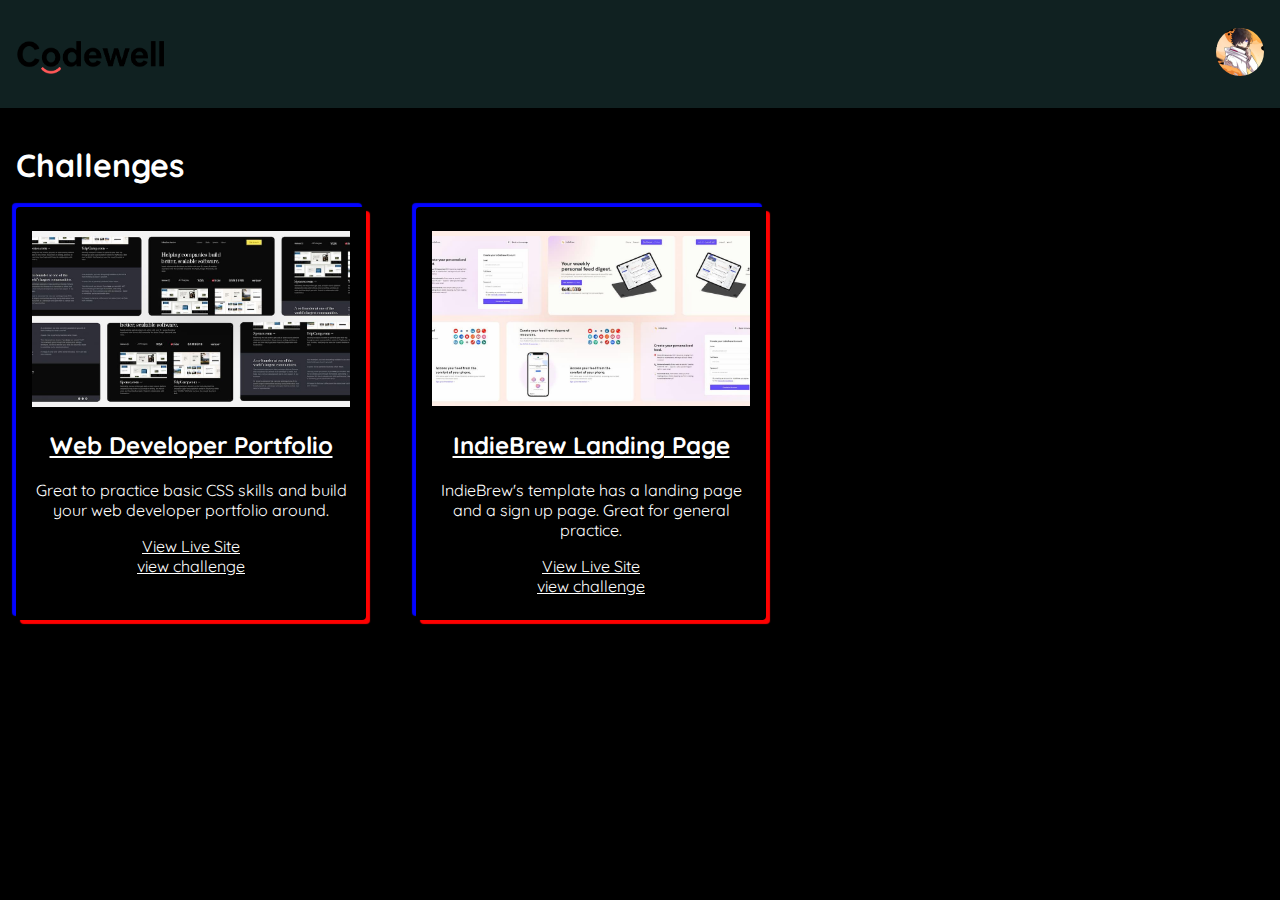
<file: index.html>
<!DOCTYPE html>
<html lang="en">
  <head>
    <meta charset="UTF-8" />
    <meta name="viewport" content="width=device-width, initial-scale=1.0" />
    <!-- Quicksand & Lato font -->
    <link rel="preconnect" href="https://fonts.googleapis.com" />
    <link rel="preconnect" href="https://fonts.gstatic.com" crossorigin />
    <link
      href="https://fonts.googleapis.com/css2?family=Lato&family=Quicksand&display=swap"
      rel="stylesheet"
    />
    <!-- css -->
    <link rel="stylesheet" href="./styles.css" />
    <title>Codewell Challenges</title>
  </head>
  <body>
    <header class="container">
      <img id="logo" src="./assets/codewell-logo.png" alt="Codewell logo" />
      <a href="https://github.com/Kalki2706" rel="noopener noreferrer">
        <img id="profile" src="./assets/72976312.png" alt="Kalki's profile" />
      </a>
    </header>

    <main class="container">
      <h1>Challenges</h1>
      <section class="projects__container">
        <div class="project">
          <img
            class="project__img"
            src="./assets/web-dev-landing-page.jpeg"
            alt="Website Preview"
          />
          <a
            href="./Web-Developer-Portfolio/index.html"
            target="_blank"
            rel="noopener noreferrer"
          >
            <h2>Web Developer Portfolio</h2>
          </a>
          <p>
            Great to practice basic CSS skills and build your web developer
            portfolio around.
          </p>
          <a href="" class="cta--btn">View Live Site</a>
          <a href="">view challenge</a>
        </div>

        <div class="project">
          <img
            class="project__img"
            src="./assets/indiebrew-landing-page.jpeg"
            alt="Website Preview"
          />
          <a
            href="./IndieBrew-Landing-Page/index.html"
            target="_blank"
            rel="noopener noreferrer"
          >
            <h2>IndieBrew Landing Page</h2>
          </a>
          <p>
            IndieBrew's template has a landing page and a sign up page. Great
            for general practice.
          </p>
          <a href="" class="cta--btn">View Live Site</a>
          <a href="">view challenge</a>
        </div>
      </section>
    </main>

    <footer class="container"></footer>
  </body>
</html>
</file>
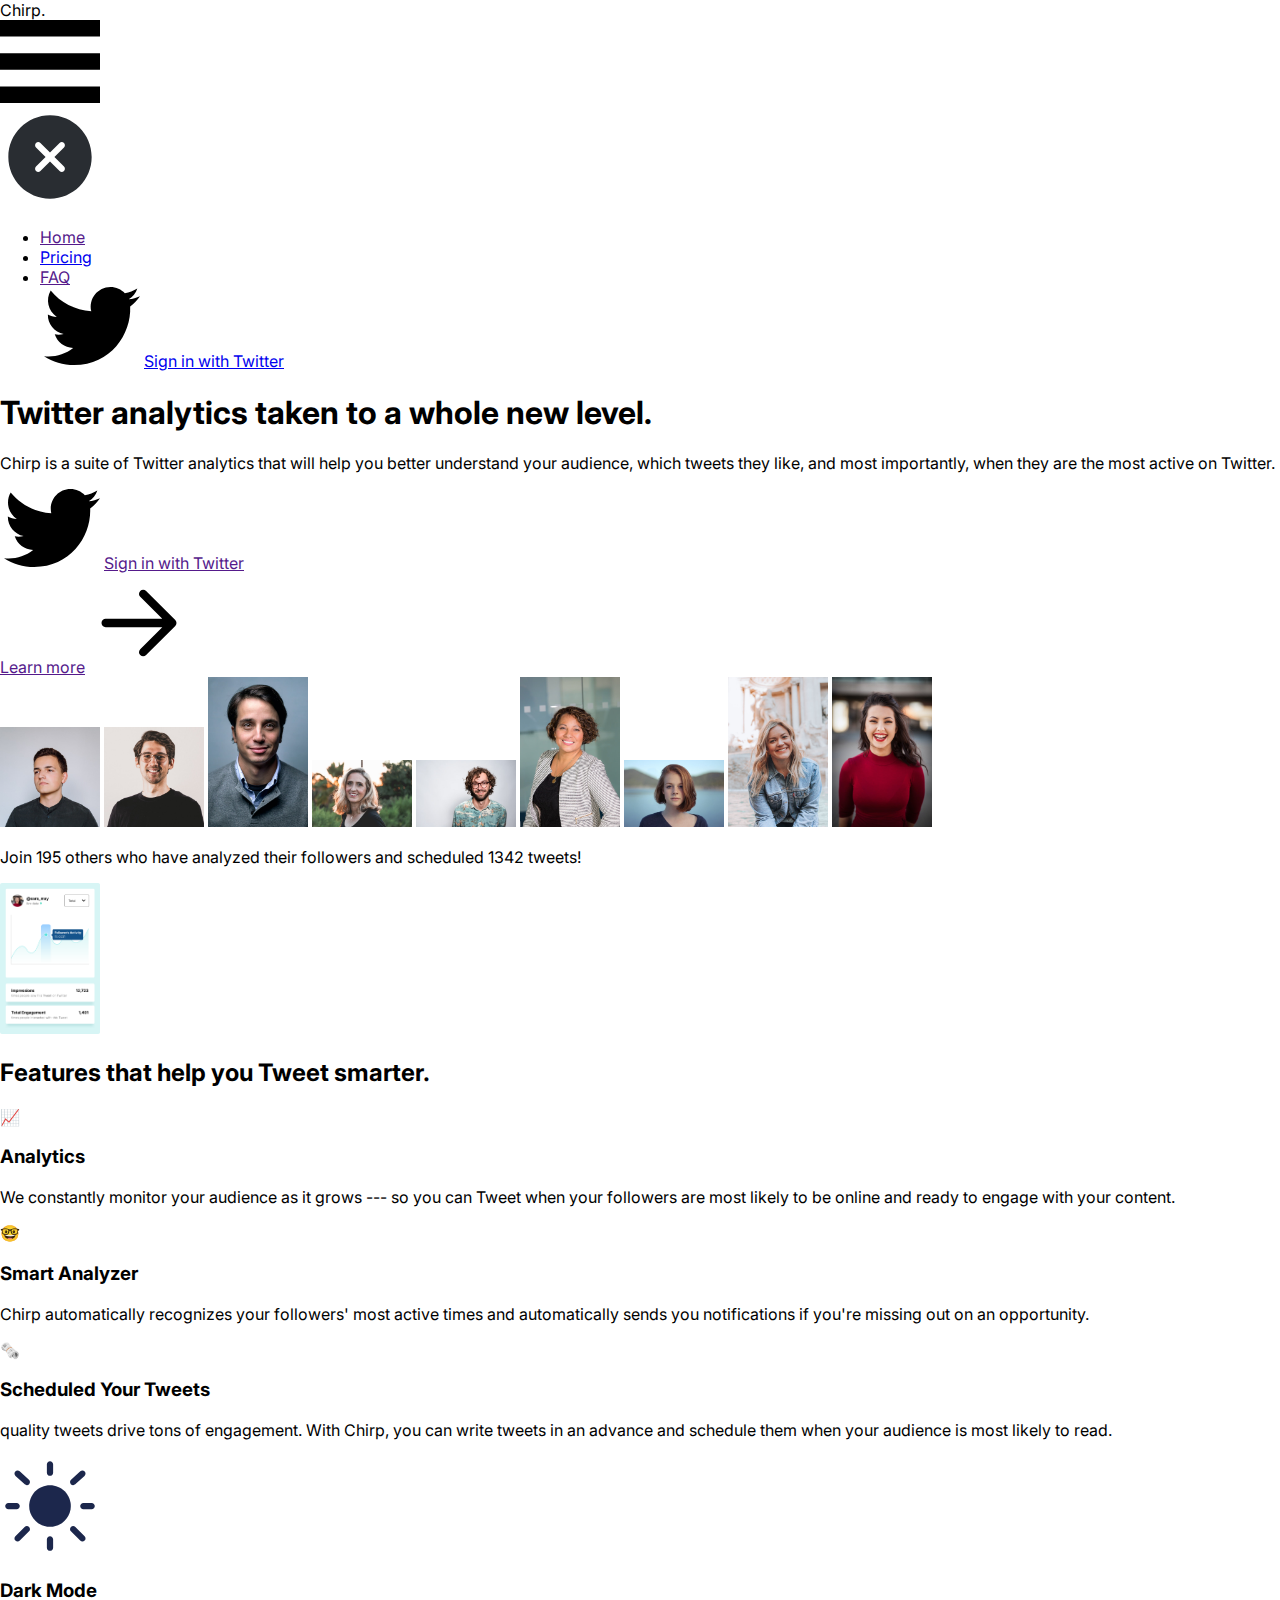
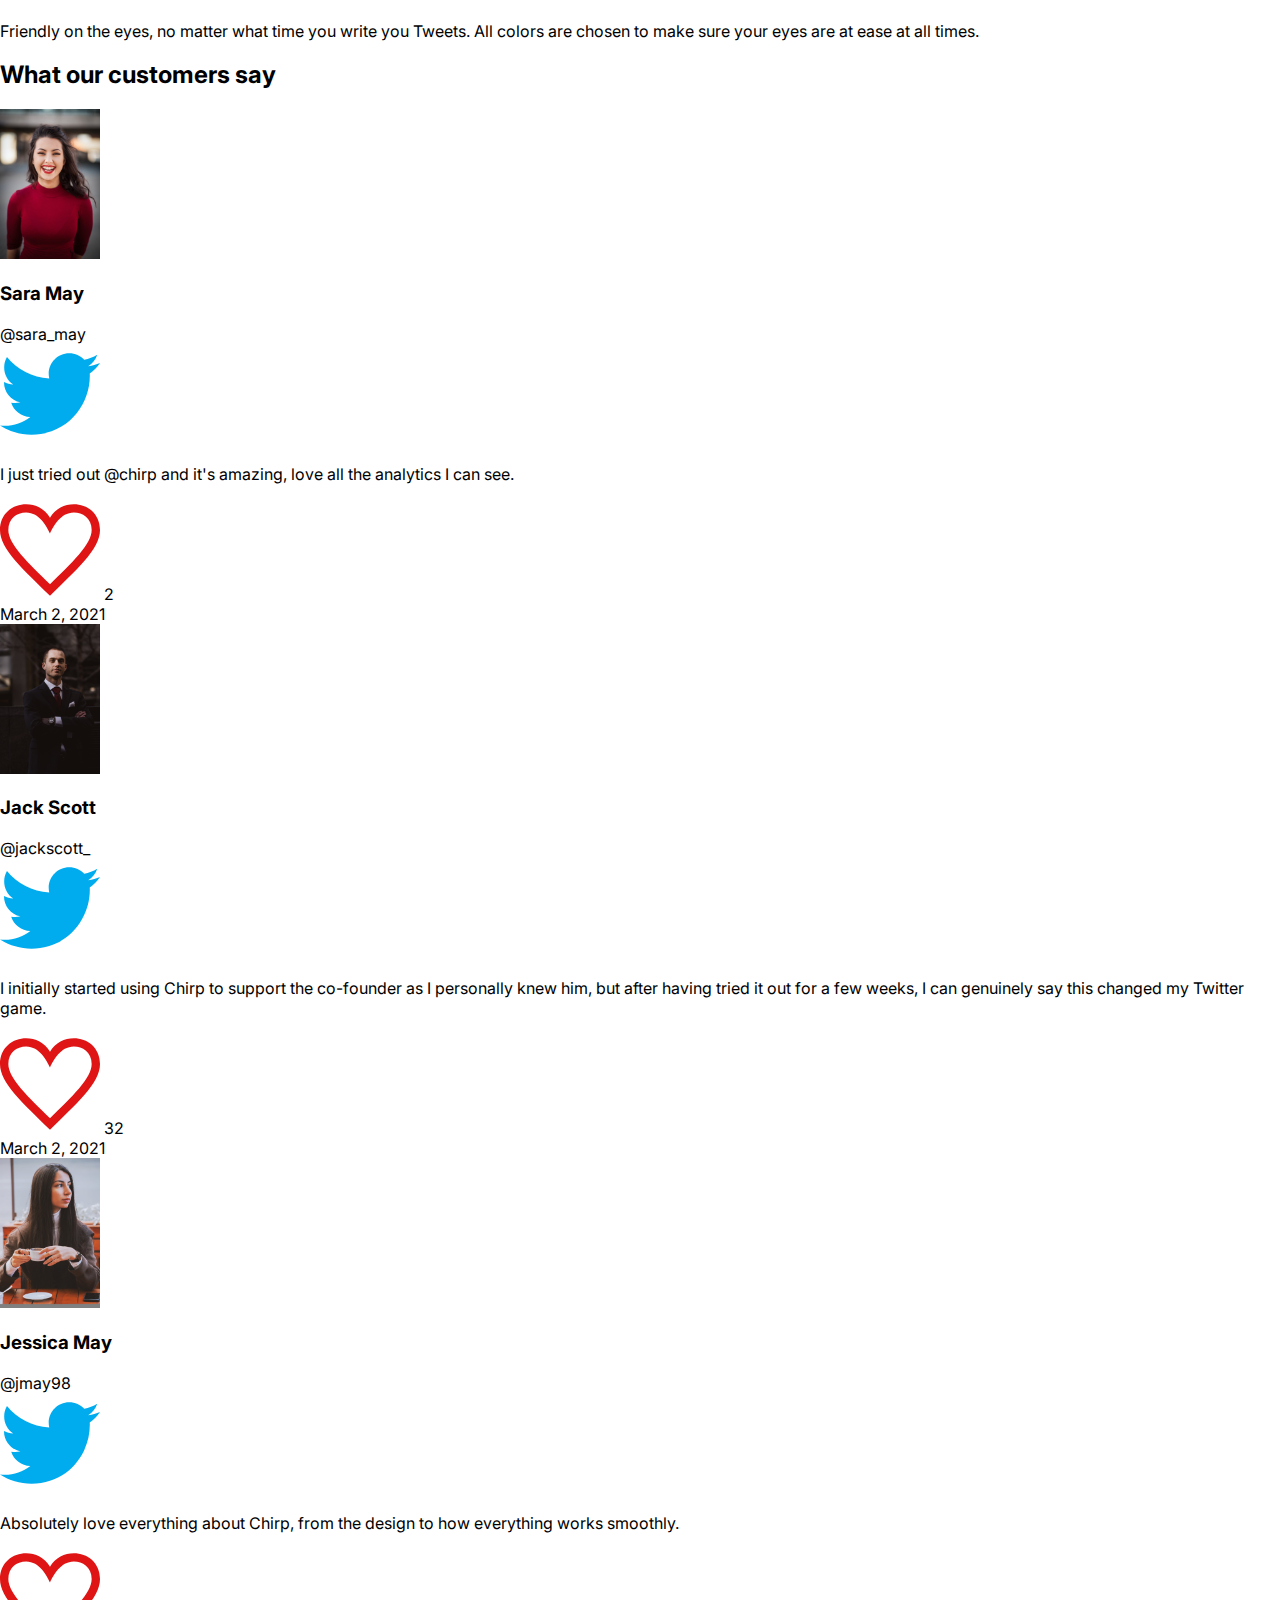
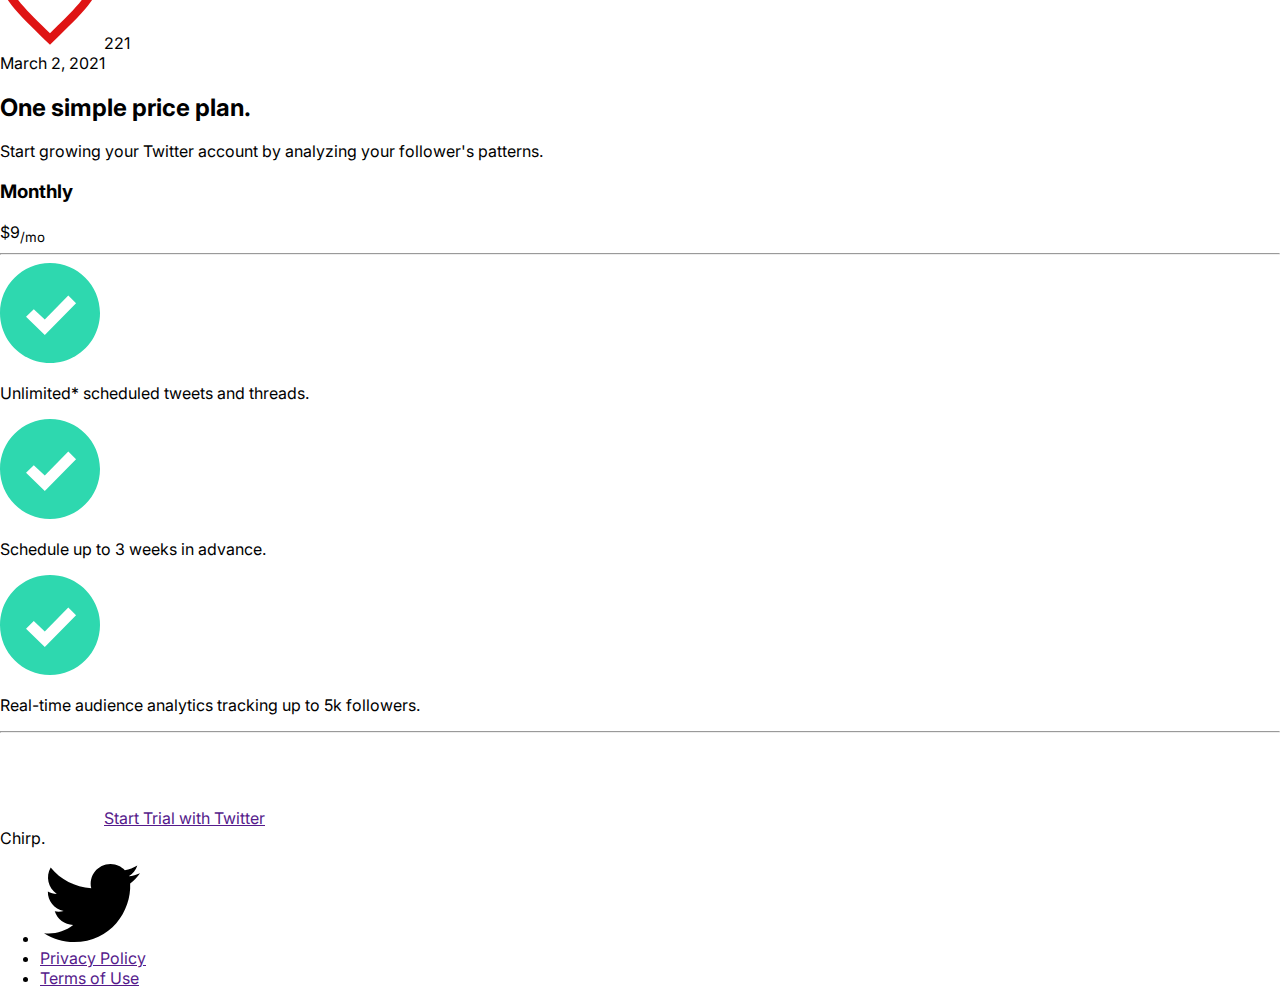
<file: Chirp-Landing-Page/index.html>
<!DOCTYPE html>
<html lang="en">
  <head>
    <meta charset="UTF-8" />
    <meta name="viewport" content="width=device-width, initial-scale=1.0" />
    <!-- FAVICON -->
    <link
      rel="shortcut icon"
      href="./assets/svg/Twitter (Blue).svg"
      type="image/x-icon"
    />
    <!-- FONT FAMILY --- INTER -->
    <link rel="preconnect" href="https://fonts.googleapis.com" />
    <link rel="preconnect" href="https://fonts.gstatic.com" crossorigin />
    <link
      href="https://fonts.googleapis.com/css2?family=Inter:wght@200;300;400;500;600;700;800;900&display=swap"
      rel="stylesheet"
    />
    <!-- STYLESHEET -->
    <link rel="stylesheet" href="./styles.css" />
    <title>Chirp Landing Page</title>
  </head>
  <body>
    <!-- HEADER SECTION -->
    <header>
      <!-- COMPANY LOGO -->
      <div class="company__name">
        <span>Chirp.</span>
      </div>

      <!-- HAMBURGER SVG -->
      <img src="./assets/svg/Hamburger Menu.svg" alt="Hamburger Logo" />

      <!-- NAVBAR -->
      <nav>
        <img src="./assets/svg/close.svg" alt="" />

        <ul>
          <li><a href="">Home</a></li>
          <li><a href="#pricing">Pricing</a></li>
          <li><a href="">FAQ</a></li>
          <a class="cta--btn">
            <img src="./assets/svg/Twitter (Black).svg" alt="Twitter Logo" />
            <a
              href="https://twitter.com/i/flow/login"
              target="_blank"
              rel="noopener noreferrer"
              >Sign in with Twitter</a
            >
          </a>
        </ul>
      </nav>
    </header>

    <!-- MAIN SECTION -->
    <main>
      <!-- HERO SECTION -->
      <section class="hero__section">
        <div class="hero__text">
          <h1>Twitter analytics taken to a whole new level.</h1>
          <p>
            Chirp is a suite of Twitter analytics that will help you better
            understand your audience, which tweets they like, and most
            importantly, when they are the most active on Twitter.
          </p>
          <div class="links">
            <a class="cta--btn">
              <img src="./assets/svg/Twitter (Black).svg" alt="Twitter Logo" />
              <a href="">Sign in with Twitter</a>
            </a>
            <div href="about__us">
              <a class="learn__more" href="">Learn more</a>
              <img src="./assets/svg/Arrow.svg" alt="Right arrow svg" />
            </div>
          </div>

          <!-- USER AVATARS -->
          <div class="user__avatars">
            <img
              src="./assets/user-imgs/alex-suprun-ZHvM3XIOHoE-unsplash-min.jpg"
              alt="User avatar"
            />
            <img
              src="./assets/user-imgs/alexander-hipp-iEEBWgY_6lA-unsplash-min.jpg"
              alt="User avatar"
            />
            <img
              src="./assets/user-imgs/jurica-koletic-7YVZYZeITc8-unsplash-min.jpg"
              alt="User avatar"
            />
            <img
              src="./assets/user-imgs/edward-cisneros-_H6wpor9mjs-unsplash-min.jpg"
              alt="User avatar"
            />
            <img
              src="./assets/user-imgs/christian-buehner-DItYlc26zVI-unsplash-min.jpg"
              alt="User avatar"
            />
            <img
              src="./assets/user-imgs/christina-wocintechchat-com-SJvDxw0azqw-unsplash-min.jpg"
              alt="User avatar"
            />
            <img
              src="./assets/user-imgs/christopher-campbell-rDEOVtE7vOs-unsplash-min.jpg"
              alt="User avatar"
            />
            <img
              src="./assets/user-imgs/courtney-cook-TSZo17r3m0s-unsplash-min.jpg"
              alt="User avatar"
            />
            <img
              src="./assets/user-imgs/michael-dam-mEZ3PoFGs_k-unsplash-min.jpg"
              alt="User avatar"
            />
          </div>
        </div>

        <p class="follower__info">
          Join <span class="number">195</span> others who have analyzed their
          followers and scheduled <span class="number">1342</span> tweets!
        </p>

        <div class="hero__img">
          <img
            srcset="
              ./assets/hero-imgs/hero-img-desktop.png  600w,
              ./assets/hero-imgs/hero-img-tablet.png  1000w,
              ./assets/hero-imgs/hero-img-desktop.png 1200w
            "
            alt="Hero Image"
          />
        </div>
      </section>

      <!-- FEATURES SECTION -->
      <section class="features__section">
        <h2>Features that help you Tweet smarter.</h2>
        <div class="features__container">
          <div class="feature">
            <span>📈</span>
            <h3>Analytics</h3>
            <p>
              We constantly monitor your audience as it grows --- so you can
              Tweet when your followers are most likely to be online and ready
              to engage with your content.
            </p>
          </div>
          <div class="feature">
            <span>🤓</span>
            <h3>Smart Analyzer</h3>
            <p>
              Chirp automatically recognizes your followers' most active times
              and automatically sends you notifications if you're missing out on
              an opportunity.
            </p>
          </div>
          <div class="feature">
            <span>🗞️</span>
            <h3>Scheduled Your Tweets</h3>
            <p>
              quality tweets drive tons of engagement. With Chirp, you can write
              tweets in an advance and schedule them when your audience is most
              likely to read.
            </p>
          </div>
          <div class="feature">
            <img src="./assets/svg/sun.svg" />
            <h3>Dark Mode</h3>
            <p>
              Friendly on the eyes, no matter what time you write you Tweets.
              All colors are chosen to make sure your eyes are at ease at all
              times.
            </p>
          </div>
        </div>
      </section>

      <!-- REVIEW SECTION -->
      <section class="review__section">
        <h2>What our customers say</h2>
        <div class="reviews__container">
          <div class="review">
            <div class="user__info">
              <img
                src="./assets/user-imgs/michael-dam-mEZ3PoFGs_k-unsplash-min.jpg"
                alt="User profile"
                class="user__profile"
              />
              <div class="user__name">
                <h3>Sara May</h3>
                <span class="username">@sara_may</span>
              </div>
              <img
                class="twitter__logo"
                src="./assets/svg/Twitter (Blue).svg"
                alt=""
              />
            </div>
            <p class="user__review">
              I just tried out @chirp and it's amazing, love all the analytics I
              can see.
            </p>
            <div class="date__likes">
              <div class="likes">
                <img src="./assets/svg/Like.svg" alt="Likes" />
                <span class="number__of__likes">2</span>
              </div>
              <div class="date">
                <span>March 2, 2021</span>
              </div>
            </div>
          </div>

          <div class="review">
            <div class="user__info">
              <img
                src="./assets/user-imgs/ali-morshedlou-WMD64tMfc4k-unsplash-min.jpg"
                alt="User profile"
                class="user__profile"
              />
              <div class="user__name">
                <h3>Jack Scott</h3>
                <span class="username">@jackscott_</span>
              </div>
              <img
                class="twitter__logo"
                src="./assets/svg/Twitter (Blue).svg"
                alt=""
              />
            </div>
            <p class="user__review">
              I initially started using Chirp to support the co-founder as I
              personally knew him, but after having tried it out for a few
              weeks, I can genuinely say this changed my Twitter game.
            </p>
            <div class="date__likes">
              <div class="likes">
                <img src="./assets/svg/Like.svg" alt="Likes" />
                <span class="number__of__likes">32</span>
              </div>
              <div class="date">
                <span>March 2, 2021</span>
              </div>
            </div>
          </div>

          <div class="review">
            <div class="user__info">
              <img
                src="./assets/user-imgs/ana-itonishvili-Fyl8sMC2j2Q-unsplash-min.jpg"
                alt="User profile"
                class="user__profile"
              />
              <div class="user__name">
                <h3>Jessica May</h3>
                <span class="username">@jmay98</span>
              </div>
              <img
                class="twitter__logo"
                src="./assets/svg/Twitter (Blue).svg"
                alt=""
              />
            </div>
            <p class="user__review">
              Absolutely love everything about Chirp, from the design to how
              everything works smoothly.
            </p>
            <div class="date__likes">
              <div class="likes">
                <img src="./assets/svg/Like.svg" alt="Likes" />
                <span class="number__of__likes">221</span>
              </div>
              <div class="date">
                <span>March 2, 2021</span>
              </div>
            </div>
          </div>
        </div>
      </section>

      <!-- PRICE SECTION -->
      <section id="pricing" class="price__section">
        <h2>One simple price plan.</h2>
        <p>
          Start growing your Twitter account by analyzing your follower's
          patterns.
        </p>

        <div class="price__container">
          <h3>Monthly</h3>
          <span>$9<sub>/mo</sub></span>
          <hr />
          <div class="benefits">
            <img src="./assets/svg/Checkmark.svg" alt="Checkmark" />
            <p>Unlimited* scheduled tweets and threads.</p>
          </div>
          <div class="benefits">
            <img src="./assets/svg/Checkmark.svg" alt="Checkmark" />
            <p>Schedule up to 3 weeks in advance.</p>
          </div>
          <div class="benefits">
            <img src="./assets/svg/Checkmark.svg" alt="Checkmark" />
            <p>Real-time audience analytics tracking up to 5k followers.</p>
          </div>
          <hr />
          <a class="price--cta--btn cta--btn">
            <img src="./assets/svg/Twitter.svg" alt="Tweeter Logo" />
            <a href="" class="cta__text">Start Trial with Twitter</a>
          </a>
        </div>
      </section>
    </main>

    <!-- FOOTER SECTION -->
    <footer>
      <section class="footer__section">
        <span class="company__name">Chirp.</span>
        <nav class="rights">
          <ul>
            <li>
              <a href="" class="twitter__svg">
                <img
                  src="./assets/svg/Twitter (Black).svg"
                  alt="Twitter Logo"
                />
              </a>
            </li>
            <li><a href="">Privacy Policy</a></li>
            <li><a href="">Terms of Use</a></li>
          </ul>
        </nav>
      </section>
    </footer>
  </body>
</html>
</file>
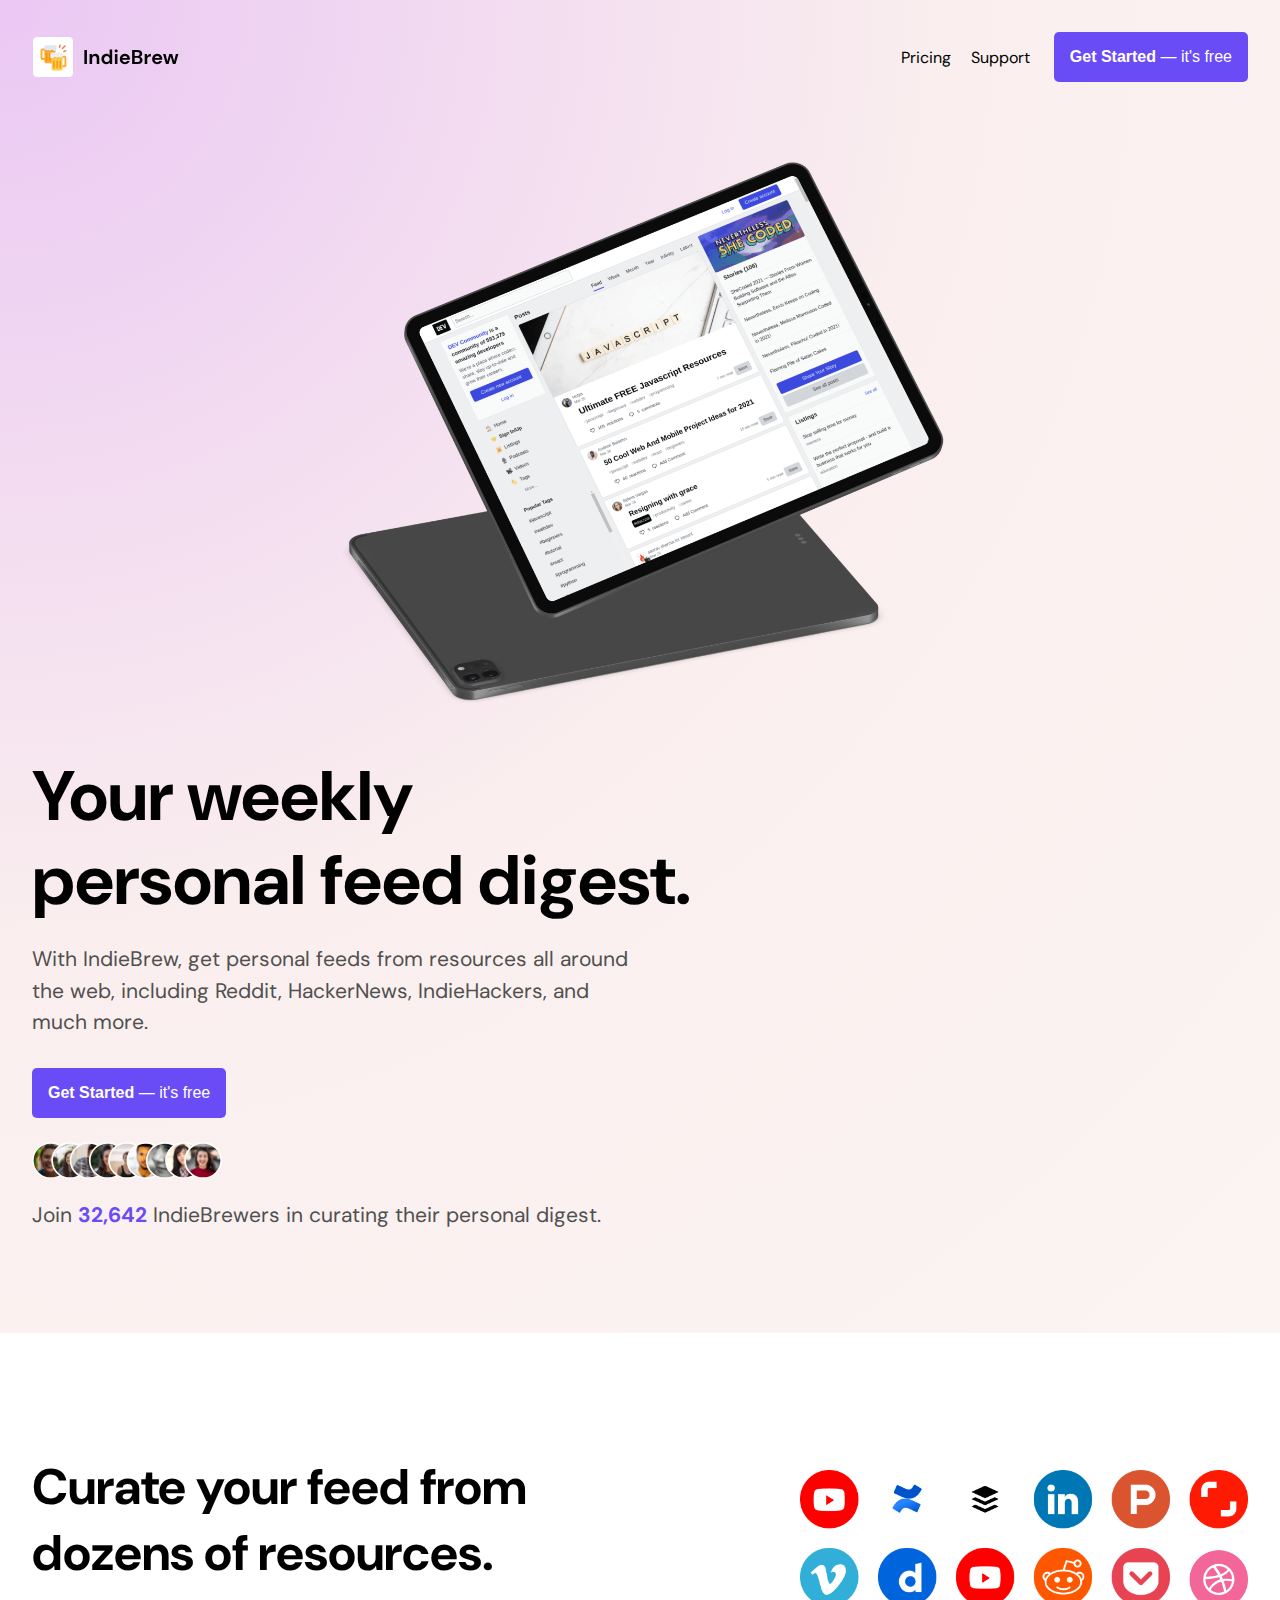
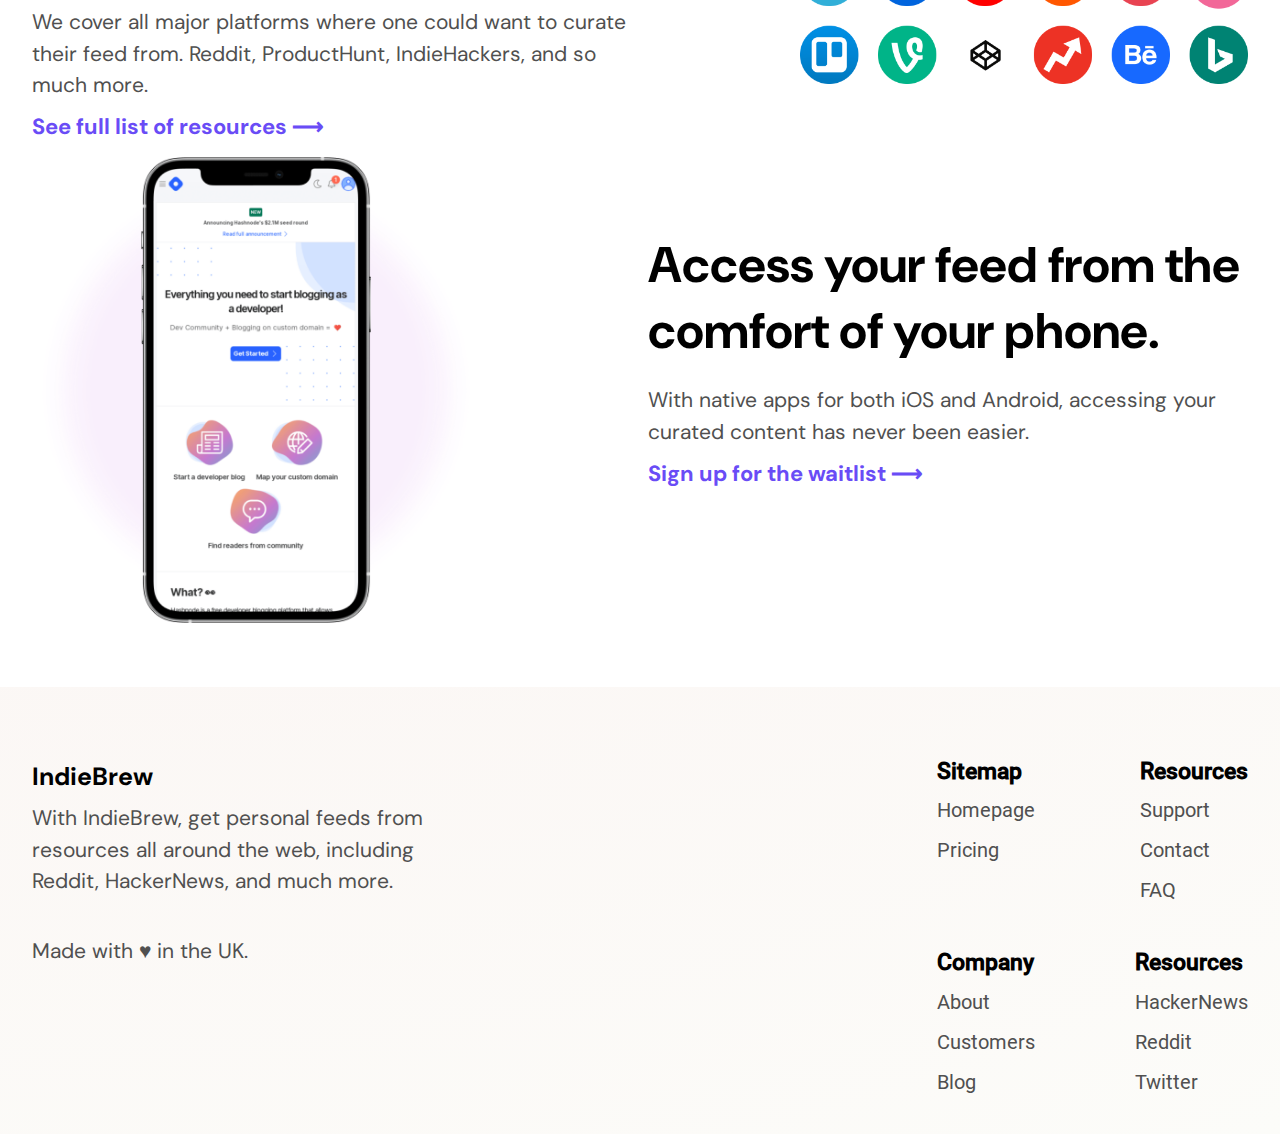
<file: IndieBrew-Landing-Page/index.html>
<!DOCTYPE html>
<html lang="en">
  <head>
    <meta charset="UTF-8" />
    <meta name="viewport" content="width=device-width, initial-scale=1.0" />
    <link rel="shortcut icon" href="./assets/logo.svg" type="image/x-icon" />
    <link rel="stylesheet" href="./src/font.css" />
    <link rel="stylesheet" href="./src/general.css" />
    <link rel="stylesheet" href="./src/styles.css" />
    <title>IndieBrew Landing Page</title>
  </head>
  <body>
    <header class="header align__center container flex">
      <a href="#" class="flex align__center logo__link" target="_self"
        ><img id="logo" src="./assets/logo.svg" alt="Logo"
      /></a>

      <div class="hamburger-menu">
        <img
          class="menu svg cursor__pointer"
          src="./assets/hamburger-menu.svg"
          alt="Menu"
        />
        <img
          class="close svg cursor__pointer"
          src="./assets/close-menu.svg"
          alt="Close"
        />
      </div>

      <nav class="navbar flex column row hide">
        <ul class="flex column align__center row">
          <li><a href="">Pricing</a></li>
          <li><a href="">Support</a></li>
        </ul>

        <button class="cta--btn cursor__pointer" type="button">
          <strong>Get Started</strong> &mdash; <span>it's free</span>
        </button>
      </nav>
    </header>

    <main>
      <section class="container hero__section flex flex__reverse">
        <div class="hero__text">
          <h1 class="black__text">Your weekly personal feed digest.</h1>
          <p>
            With IndieBrew, get personal feeds from resources all around the
            web, including Reddit, HackerNews, IndieHackers, and much more.
          </p>
          <button class="cta--btn cursor__pointer" type="button">
            <strong>Get Started</strong> &mdash; <span>it's free</span>
          </button>

          <img src="./assets/user-avatars.svg" id="user-avatars" alt="Users" />
          <p>
            Join <strong class="clr--purple">32,642</strong> IndieBrewers in
            curating their personal digest.
          </p>
        </div>

        <img
          class="hero__img max__width__img"
          src="./assets/feed-mockup.png"
          alt="Feed Mockup"
        />
      </section>

      <section class="white__bg resources__section">
        <div class="container">
          <section class="social__links flex flex__reverse row">
            <div class="social__links--text">
              <h2 class="black__text">
                Curate your feed from dozens of resources.
              </h2>
              <p class="margin__bottom">
                We cover all major platforms where one could want to curate
                their feed from. Reddit, ProductHunt, IndieHackers, and so much
                more.
              </p>
              <a href="#" class="clr--purple link"
                ><strong>See full list of resources &longrightarrow;</strong>
              </a>
            </div>

            <img
              class="side__images"
              src="./assets/social-media-icons.png"
              alt="Social Media Icons"
            />
          </section>

          <section class="accessibility__section flex column row">
            <img
              class="side__images"
              src="./assets/phone-mockup.png"
              alt="Phone
          Mockup"
            />

            <div class="accessibility__section--text">
              <h2 class="black__text">
                Access your feed from the comfort of your phone.
              </h2>
              <p class="margin__bottom">
                With native apps for both iOS and Android, accessing your
                curated content has never been easier.
              </p>
              <a href="#" class="clr--purple link"
                ><strong>Sign up for the waitlist &longrightarrow;</strong>
              </a>
            </div>
          </section>
        </div>
      </section>
    </main>

    <footer class="footer container flex column row">
      <div class="footer__text--container">
        <div class="footer__text">
          <h3 class="black__text">IndieBrew</h3>
          <p>
            With IndieBrew, get personal feeds from resources all around the
            web, including Reddit, HackerNews, and much more.
          </p>
        </div>

        <p>Made with &hearts; in the UK.</p>
      </div>

      <div class="footer__links">
        <div class="sitemap__resources flex space--between">
          <div class="sitemap">
            <h3 class="black__text">Sitemap</h3>
            <ul>
              <li><a href="#">Homepage</a></li>
              <li><a href="#">Pricing</a></li>
            </ul>
          </div>

          <div class="resources">
            <h3 class="black__text">Resources</h3>
            <ul>
              <li><a href="#">Support</a></li>
              <li><a href="#">Contact</a></li>
              <li><a href="#">FAQ</a></li>
            </ul>
          </div>
        </div>

        <div class="company__resources flex space--between">
          <div class="company">
            <h3 class="black__text">Company</h3>
            <ul>
              <li><a href="#">About</a></li>
              <li><a href="#">Customers</a></li>
              <li><a href="#">Blog</a></li>
            </ul>
          </div>

          <div class="resources">
            <h3 class="black__text">Resources</h3>
            <ul>
              <li><a href="#">HackerNews</a></li>
              <li><a href="#">Reddit</a></li>
              <li><a href="#">Twitter</a></li>
            </ul>
          </div>
        </div>
      </div>
    </footer>

    <script src="./src/main.js"></script>
  </body>
</html>
</file>
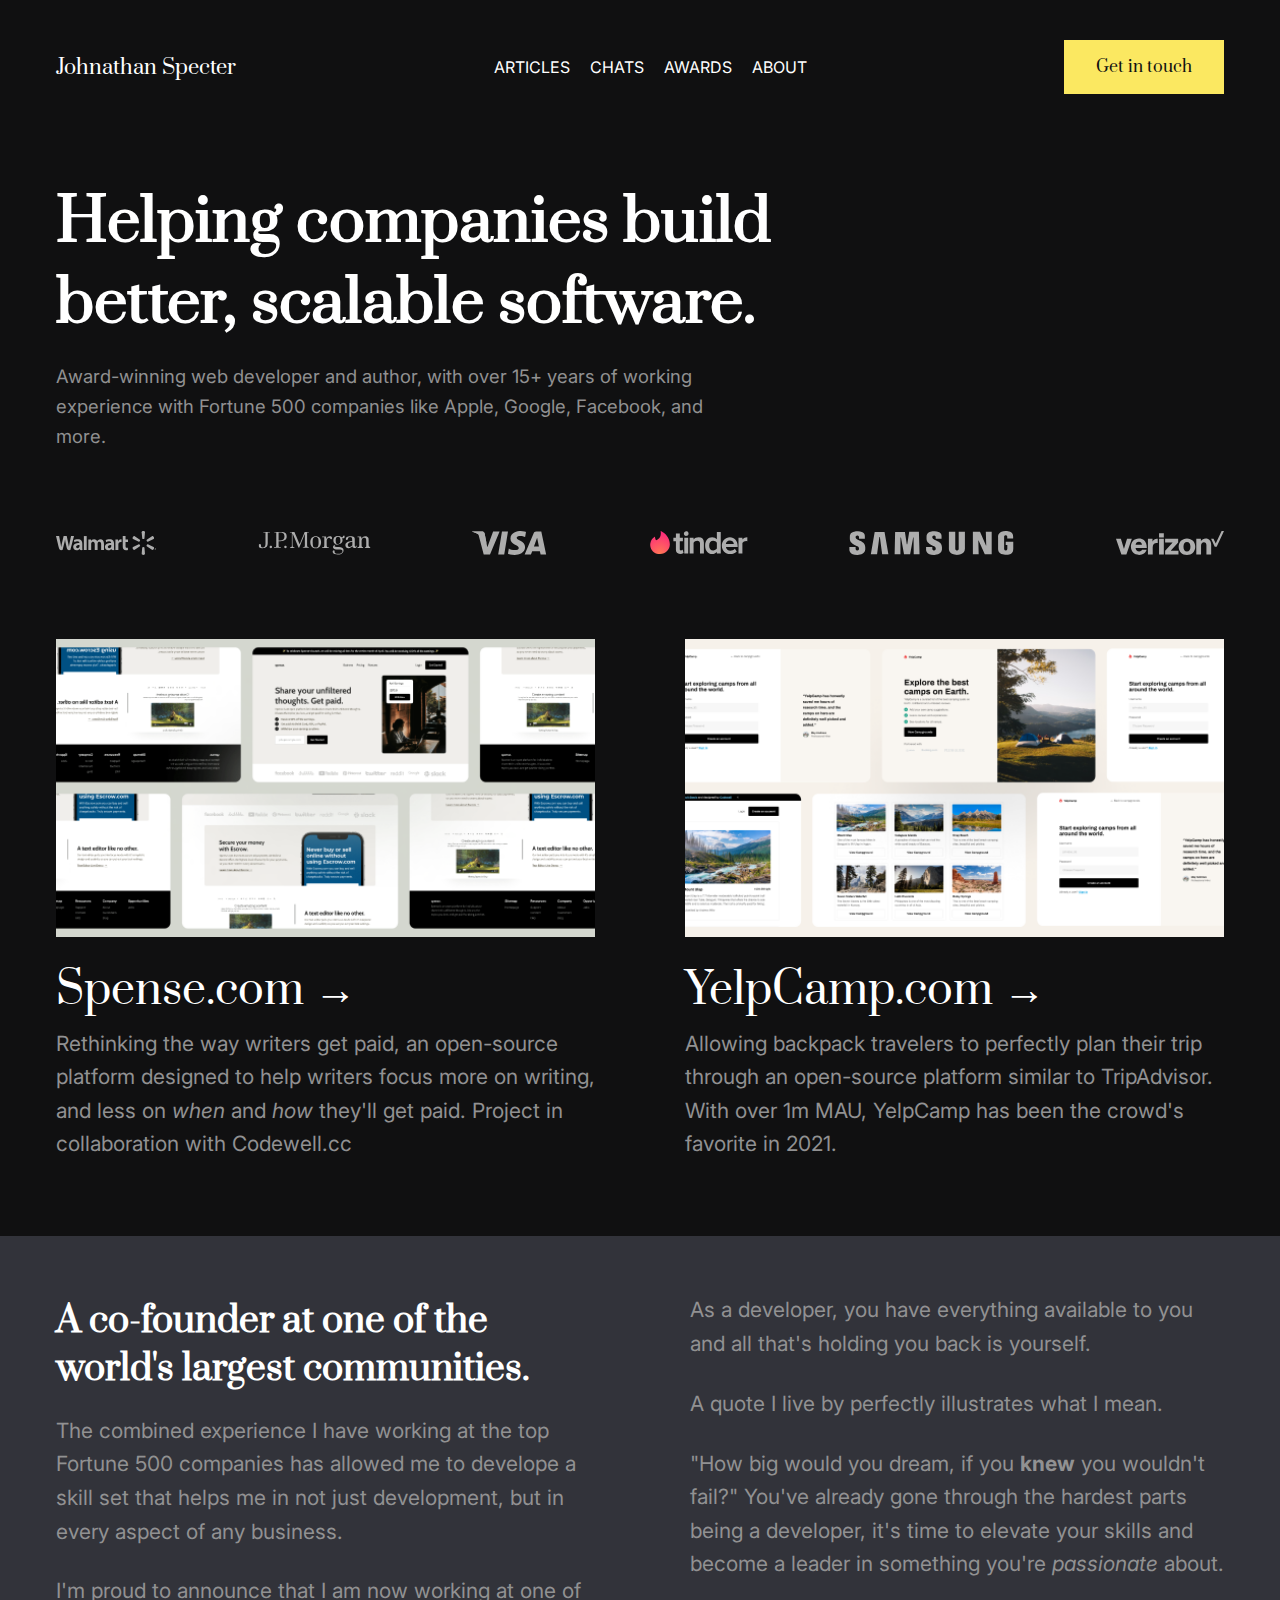
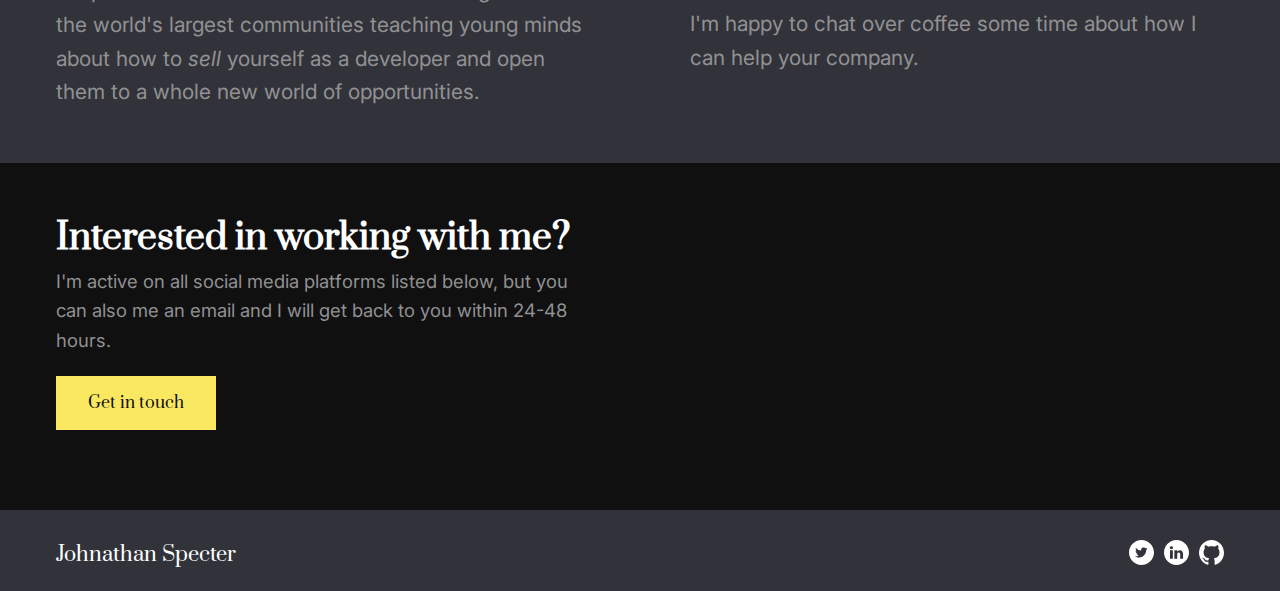
<file: Web-Developer-Portfolio/index.html>
<!DOCTYPE html>
<html lang="en">
  <head>
    <meta charset="UTF-8" />
    <meta name="viewport" content="width=device-width, initial-scale=1.0" />
    <!-- font: Prata & Inter -->
    <link rel="preconnect" href="https://fonts.googleapis.com" />
    <link rel="preconnect" href="https://fonts.gstatic.com" crossorigin />
    <link
      href="https://fonts.googleapis.com/css2?family=Inter&family=Prata&display=swap"
      rel="stylesheet"
    />
    <!-- CSS -->
    <link rel="stylesheet" href="./styles.css" />
    <title>Web Developer Portfolio</title>
  </head>
  <body>
    <header class="container df jcsb aic">
      <span class="logo prata">Johnathan Specter</span>

      <div class="hamburger-menu">
        <img
          src="./assets/hamburger-menu.svg"
          alt="Hamburger"
          class="menu nav__svg"
        />
        <img src="./assets/close-menu.svg" alt="Close" class="close nav__svg" />
      </div>

      <nav class="menu__nav">
        <ul class="df col">
          <li><a class="db" href="">Articles</a></li>
          <li><a class="db" href="">Chats</a></li>
          <li><a class="db" href="">Awards</a></li>
          <li><a class="db" href="">About</a></li>
        </ul>
      </nav>
      <a href="" class="cta--btn hide--btn prata">Get in touch</a>
    </header>

    <main>
      <section class="container hero__section">
        <h1 class="hero__text prata">
          Helping companies build better, scalable software.
        </h1>
        <p id="about">
          Award-winning web developer and author, with over 15+ years of working
          experience with Fortune 500 companies like Apple, Google, Facebook,
          and more.
        </p>

        <nav class="trademarks">
          <ul class="df aic">
            <li>
              <img
                class="trademarks__img"
                src="./assets/logos/Walmart.svg"
                alt="Walmart"
              />
            </li>
            <li>
              <img
                class="trademarks__img"
                src="./assets/logos/JP-Morgan.svg"
                alt="JP-Morgan"
              />
            </li>
            <li>
              <img
                class="trademarks__img"
                src="./assets/logos/Visa.svg"
                alt="Visa"
              />
            </li>
            <li>
              <img
                class="trademarks__img"
                src="./assets/logos/Tinder.svg"
                alt="Tinder"
              />
            </li>
            <li>
              <img
                class="trademarks__img"
                src="./assets/logos/Samsung.svg"
                alt="Samsung"
              />
            </li>
            <li>
              <img
                class="trademarks__img"
                src="./assets/logos/Verizon.svg"
                alt="Verizon"
              />
            </li>
          </ul>
        </nav>

        <section class="projects__container">
          <div class="project">
            <img
              class="project__preview"
              src="./assets/Spense.png"
              alt="Spense"
            />
            <a href="" class="project__name prata db"
              >Spense.com &rightarrow;</a
            >
            <p class="project__description">
              Rethinking the way writers get paid, an open-source platform
              designed to help writers focus more on writing, and less on
              <em>when</em> and <em>how</em> they'll get paid. Project in
              collaboration with Codewell.cc
            </p>
          </div>

          <div class="project">
            <img
              class="project__preview"
              src="./assets/YelpCamp.png"
              alt="YelpCamp"
            />
            <a href="" class="project__name prata db"
              >YelpCamp.com &rightarrow;</a
            >
            <p class="project__description">
              Allowing backpack travelers to perfectly plan their trip through
              an open-source platform similar to TripAdvisor. With over 1m MAU,
              YelpCamp has been the crowd's favorite in 2021.
            </p>
          </div>
        </section>
      </section>

      <section class="about__section gray__bg df">
        <article class="container about__article df col">
          <section class="first__article article">
            <h2 class="prata">
              A co-founder at one of the world's largest communities.
            </h2>
            <p>
              The combined experience I have working at the top Fortune 500
              companies has allowed me to develope a skill set that helps me in
              not just development, but in every aspect of any business.
            </p>
            <p>
              I'm proud to announce that I am now working at one of the world's
              largest communities teaching young minds about how to
              <em>sell</em> yourself as a developer and open them to a whole new
              world of opportunities.
            </p>
          </section>
          <section class="second__article article">
            <p>
              As a developer, you have everything available to you and all
              that's holding you back is yourself.
            </p>
            <p>A quote I live by perfectly illustrates what I mean.</p>
            <p>
              "How big would you dream, if you <strong>knew</strong> you
              wouldn't fail?" You've already gone through the hardest parts
              being a developer, it's time to elevate your skills and become a
              leader in something you're <em>passionate</em> about.
            </p>
            <p>
              I'm happy to chat over coffee some time about how I can help your
              company.
            </p>
          </section>
        </article>
      </section>

      <section class="container contact__section">
        <h2 class="prata">Interested in working with me?</h2>
        <p>
          I'm active on all social media platforms listed below, but you can
          also me an email and I will get back to you within 24-48 hours.
        </p>
        <a href="" class="cta--btn prata">Get in touch</a>
      </section>
    </main>

    <footer class="gray__bg df aic">
      <section class="container footer__section df jcsb aic">
        <span class="logo prata">Johnathan Specter</span>
        <nav class="social_media_links">
          <ul class="df">
            <li>
              <a href="">
                <img
                  class="svg twitter"
                  src="./assets/social-icons/Twitter.svg"
                  alt="Twitter"
                />
              </a>
            </li>
            <li>
              <a href="">
                <img
                  class="svg linkedin"
                  src="./assets/social-icons/LinkedIn.svg"
                  alt="LinkedIn"
                />
              </a>
            </li>
            <li>
              <a href="">
                <img
                  class="svg github"
                  src="./assets/social-icons/Github.svg"
                  alt="GitHub"
                />
              </a>
            </li>
          </ul>
        </nav>
      </section>
    </footer>

    <script>
      const menu = document.querySelector('.menu');
      const close = document.querySelector('.close');
      const nav = document.querySelector('.menu__nav');

      menu.addEventListener('click', () => {
        nav.classList.add('open__nav');
        menu.style.display = 'none';
        close.style.display = 'block';
      });
      close.addEventListener('click', () => {
        nav.classList.remove('open__nav');
        menu.style.display = 'block';
        close.style.display = 'none';
      });
    </script>
  </body>
</html>
</file>
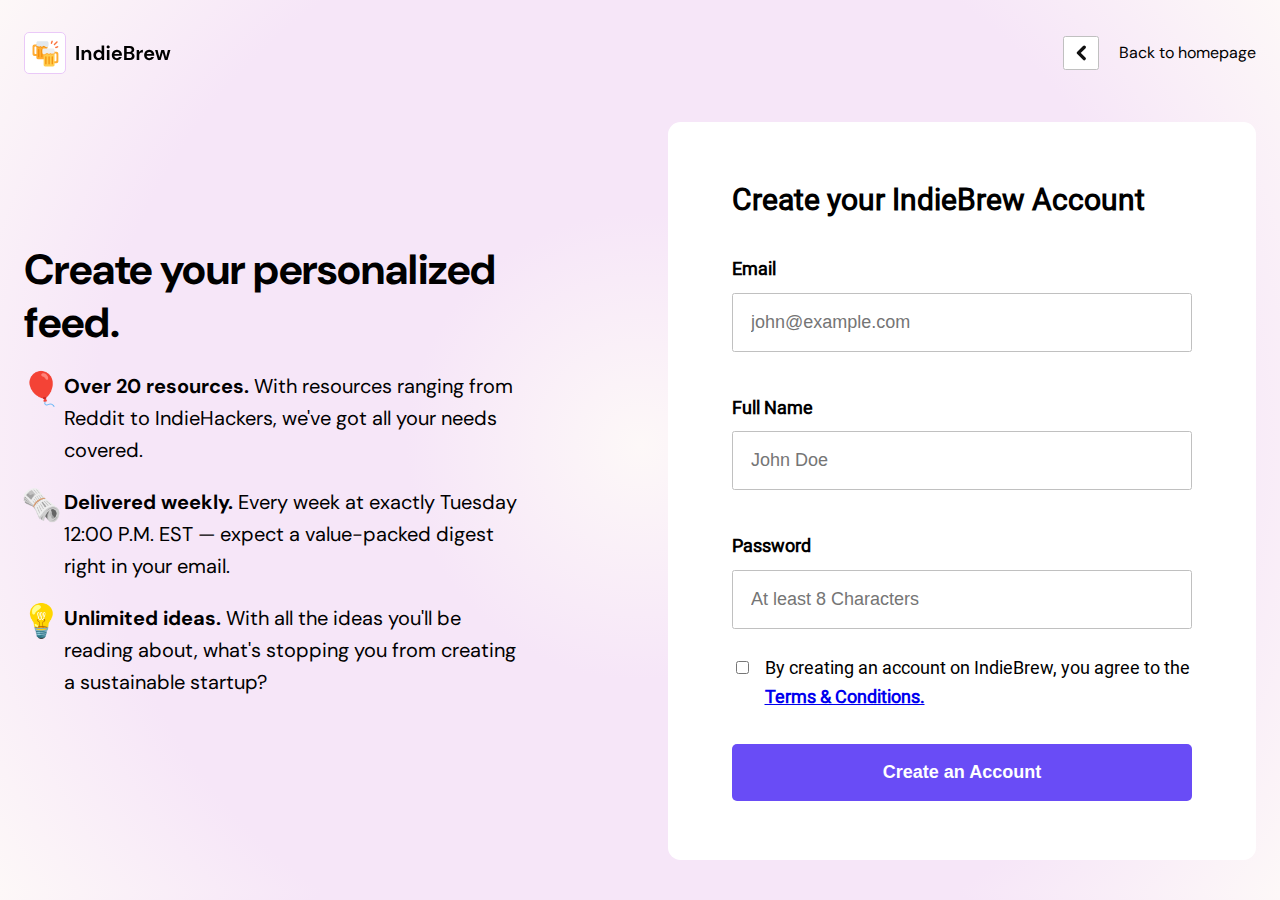
<file: IndieBrew-Landing-Page/sign-up-page/index.html>
<!DOCTYPE html>
<html lang="en">
  <head>
    <meta charset="UTF-8" />
    <meta name="viewport" content="width=device-width, initial-scale=1.0" />
    <meta
      name="description"
      content="A challenge from Codewell website, which helps to practice HTML, CSS & JavaScript by building Landing pages, the Sign up page will check form validation with the help of JavaScript."
    />
    <link rel="shortcut icon" href="../assets/logo.svg" type="image/x-icon" />
    <link rel="stylesheet" href="../src/font.css" />
    <link rel="stylesheet" href="../src/general.css" />
    <link rel="stylesheet" href="./src/styles.css" />
    <title>Sign Up form</title>
  </head>
  <body>
    <header class="container flex align__center">
      <a href="#" class="flex align__center logo__link" target="_self"
        ><img id="logo" src="../assets/logo.svg" alt="Logo"
      /></a>

      <div class="go__back flex align__center">
        <a
          href="../index.html"
          id="go--back"
          class="flex cursor__pointer"
          aria-label="Back to homepage"
        >
          <img src="../assets/black-arrow.svg" alt="" />
        </a>

        <span>Back to homepage</span>
      </div>
    </header>

    <main class="container flex column row align__center">
      <section>
        <h1>Create your personalized feed.</h1>

        <div class="features">
          <p class="emoji balloon">
            <strong>Over 20 resources.</strong> With resources ranging from
            Reddit to IndieHackers, we've got all your needs covered.
          </p>

          <p class="emoji newspaper">
            <strong>Delivered weekly.</strong> Every week at exactly Tuesday
            12:00 P.M. EST &mdash; expect a value-packed digest right in your
            email.
          </p>

          <p class="emoji bulb">
            <strong>Unlimited ideas.</strong> With all the ideas you'll be
            reading about, what's stopping you from creating a sustainable
            startup?
          </p>
        </div>
      </section>

      <form>
        <h2>Create your IndieBrew Account</h2>

        <label class="label__font" for="email">Email</label>
        <input
          class="cursor__pointer"
          type="email"
          name="email"
          id="email"
          placeholder="john@example.com"
          required
        />

        <label class="label__font" for="name">Full Name</label>
        <input
          class="cursor__pointer"
          type="text"
          name="name"
          id="name"
          placeholder="John Doe"
          required
        />

        <label class="label__font" for="password">Password</label>
        <input
          class="cursor__pointer"
          type="password"
          name="password"
          id="password"
          placeholder="At least 8 Characters"
          required
        />

        <div class="flex terms__conditions">
          <input
            class="cursor__pointer"
            type="checkbox"
            name="terms"
            id="terms"
            required
          />

          <label for="terms" class="label__font">
            By creating an account on IndieBrew, you agree to the
            <strong>
              <a href="#">Terms & Conditions.</a>
            </strong>
          </label>
        </div>

        <button type="submit" class="label__font cursor__pointer">
          Create an Account
        </button>
      </form>
    </main>
  </body>
</html>
</file>
<file: styles.css>
:root {
  /* Primary colors */
  --black: #000;
  --white: #fff;
  --light-black: #151516;

  /* Fonts */
  --qs: 'Quicksand', 'Lato', sans-serif;
  --lato: 'Lato', 'Quicksand', sans-serif;

  /* Height */
  --header-height: 12dvh;
  --footer-height: 5dvh;
}

*,
*::before,
*::after {
  box-sizing: border-box;
}

html {
  font-size: 62.5%;
}

body {
  font-size: 1.6rem;
  font-family: var(--qs);
  margin: 0;
  min-height: 100dvh;
  color: var(--white);
  background: var(--black);
}

img {
  width: 100%;
}

#logo {
  max-width: 150px;
}

#profile {
  max-width: 50px;
  border-radius: 50%;
}

.projects__container {
  display: flex;
  gap: 5rem;
}

.project__img {
  max-width: 350px;
}

.container {
  max-width: 1440px;
  margin: 0 auto;
  padding: 1em;
}

header {
  min-height: var(--header-height);
  background: #102121;
  display: flex;
  align-items: center;
  justify-content: space-between;
}

main {
  min-height: (100dvh - (var(--header-height) + var(--footer-height)));
}

.project {
  max-width: 350px;
  padding: 1.5em 1em;
  text-align: center;
  background: var(--black);
  box-shadow: -4px -4px 1px 0 rgb(3, 3, 255), 4px 4px 1px 0 red;
  border-radius: 4px;
}

a {
  display: block;
  color: var(--white);
}
</file>
<file: Chirp-Landing-Page/styles.css>
*,
*::before,
*::after {
  box-sizing: border-box;
}

:root {
  --light-gray: #fbf8f3;
  --light-blue: #3180f5;
  --black: #000000;
  --white: #ffffff;
  --gray: #737373;
  --sky-blue: #1da1f2;
  --dark-sky-blue: #1f7898;
  --dim-blue: #d7f5f5;
  --orange: #ffad23;
}

body {
  margin: 0;
  background: var(--white);
  color: var(--black);
  font-family: 'Inter', sans-serif;
}

img {
  width: 100%;
  max-width: 100px;
}
</file>
<file: IndieBrew-Landing-Page/src/font.css>
@font-face {
  font-family: 'DM-Sans';
  src: url(../fonts/dm-sans.ttf);
}

@font-face {
  font-family: 'Roboto';
  src: url(../fonts/static/Roboto-Regular.ttf);
}

@font-face {
  font-family: 'Roboto Medium';
  src: url(../fonts/static/Roboto-Medium.ttf);
}
</file>
<file: IndieBrew-Landing-Page/src/general.css>
:root {
  /* Primary Colors */
  --smoke-white: #fcfcf9;
  --purple: #694cf6;
  --gray: #505050;

  /* Neutral Colors */
  --white: #fff;
  --black: #000;
  --border-gray: #c0c0c0;

  /* Heights */
  --header-height: 5svh;
  --footer-height: 10svh;

  /* Fonts */
  --dm-sans: 'DM-Sans';
  --roboto: 'Roboto';
  --rb-m: 'Roboto Medium';
  --rad: var(--roboto, Arial, var(--dm-sans));
}

*,
*::before,
*::after {
  box-sizing: border-box;
}

html {
  font-size: 62.5%;
  overflow-anchor: initial;
}

html:focus-within {
  scroll-behavior: smooth;
}

body {
  font-size: 1.6rem;
  font-family: var(--dm-sans, Arial, var(--roboto));
  text-rendering: optimizeSpeed;
  background: var(--smoke-white);
  color: var(--gray);
  margin: 0;
  position: relative;
}

img {
  width: 100%;
}

.container {
  max-width: 1440px;
  margin: 0 auto;
  padding-inline: 2em;
}

.flex {
  display: flex;
}

.align__center {
  align-items: center;
}

.column {
  flex-direction: column;
}

#logo {
  width: 147px;
  height: 42px;
}

.cursor__pointer {
  cursor: pointer;
}

button {
  color: var(--white);
  background: var(--purple);
  border: none;
  padding: 1em;
  border-radius: 0.5rem;
  font-size: 1.6rem;
  margin: 0.5em 0 1.5em;
}
</file>
<file: IndieBrew-Landing-Page/src/styles.css>
a,
p {
  text-decoration: none;
  color: var(--gray);
}

ul {
  margin: 0;
  padding: 0;
  list-style: none;
}

h2 {
  font-size: clamp(3rem, 5vw, 5rem);
}

h3 {
  margin-bottom: 0.25em;
  font-size: clamp(2rem, 4vw, 2.5rem);
}

p {
  font-size: clamp(1.55rem, 2.4vw, 2.1rem);
  line-height: 1.5;
}

/* CSS Combinators */
.hero__text h1,
h2 {
  margin-bottom: 0;
}

h2,
p {
  max-width: 600px;
}

.white__bg {
  background: var(--white);
}

.svg {
  max-width: 30px;
}

.flex__reverse {
  flex-direction: column-reverse;
}

.black__text {
  color: var(--black);
}

.clr--purple {
  color: var(--purple);
}

.margin__bottom {
  margin-bottom: 0.5em;
}

.link {
  font-size: clamp(1.4rem, 4.1vw, 2.2rem);
}

.side__images,
.space--between,
.footer__text p {
  max-width: 400px;
}

.social__links .accessibility__section {
  margin-bottom: 4em;
}

/* header */
.header {
  min-height: var(--header-height);
  justify-content: space-between;
  padding-top: 3em;
}

.logo__link {
  align-items: center;
}

.navbar {
  align-items: center;
  gap: 2rem;
  padding-top: 7.5em;
  position: fixed;
  right: 0;
  top: 0;
  backdrop-filter: blur(15px);
  min-height: 100vh;
  width: 50%;
  z-index: 1;
  text-transform: uppercase;
  transform: translateX(100%);
  transition: transform 0.5s ease-in-out;
}

.navbar li a {
  color: var(--black);
}

.navbar .flex {
  gap: 2rem;
}

.navbar .cta--btn {
  font-size: clamp(1.2rem, 3vw, 1.6rem);
}

.close {
  position: relative;
  z-index: 999;
  display: none;
}

/* using js function here: */
.open__nav {
  transform: translateX(0%);
}

/* <----- Main -----> */
main::before {
  position: absolute;
  left: 0;
  top: 0;
  content: '';
  width: 100%;
  height: 100%;
  background: rgb(237, 203, 245);
  background: radial-gradient(
    circle at top left,
    rgba(237, 203, 245, 1) 0%,
    rgba(253, 247, 243, 1) 15%
  );
  z-index: -1;
}

main {
  min-height: calc(100svh - (var(--header-height) + var(--footer-height)));
}

/* hero__section */
.hero__section {
  margin: 0 auto 5em;
  padding-top: 5em;
}

.hero__img {
  padding-inline: 1em;
  align-self: center;
  max-width: clamp(500px, 50vw, 850px);
}

.hero__text h1 {
  font-size: clamp(4rem, 12vw, 7rem);
  line-height: 1.2;
  max-width: 660px;
}

#user-avatars {
  max-width: 190px;
  display: block;
}

.social__links {
  padding-top: 5em;
}

.accessibility__section {
  margin-top: 4em;
  padding-bottom: 4em;
}

.accessibility__section h2 {
  margin-top: 1.5em;
}

.side__images {
  object-fit: contain;
  align-self: center;
}

/* <----- Footer -----> */

.footer {
  min-height: var(--footer-height);
  padding-block: 3em;
}

.footer__text p {
  margin: 0.5em 0 1.8em;
}

.footer__links .flex:nth-child(1) {
  margin-bottom: 1em;
}

.footer__links .sitemap__resources .resources {
  padding-right: 0.75em;
}

.footer__links h3 {
  font-family: var(--rb-m, Arial, var(--dm-sans));
  font-size: clamp(1.6rem, 3vw, 2.3rem);
}

.footer__links li a {
  font-family: var(--rad);
  font-size: clamp(1.6rem, 3vw, 2rem);
}

.space--between {
  justify-content: space-between;
}

.footer__links .flex li {
  line-height: 2;
}

/* Media queries */

@media (min-width: 700px) {
  .footer__links .sitemap__resources .resources {
    padding-right: 0;
  }
}

@media (min-width: 768px) {
  main::before {
    background: rgb(235, 200, 244);
    background: radial-gradient(
      circle at top left,
      rgb(235, 200, 244) 0%,
      rgb(250, 239, 238) 32%,
      rgb(252, 252, 249) 100%
    );
  }

  .header {
    padding-top: 2em;
  }

  .footer {
    padding-bottom: 2em;
  }

  .row {
    flex-direction: row;
    justify-content: space-between;
    gap: 4rem;
  }

  .accessibility__section {
    margin-top: 1em;
  }

  .accessibility__section img {
    align-self: self-end;
  }

  .side__images {
    max-width: clamp(280px, 35vw, 500px);
  }

  .hamburger-menu,
  .svg {
    display: none;
  }

  nav.row {
    gap: 0;
  }

  .navbar {
    padding-top: 0;
    text-transform: uppercase;
    transform: translateX(0%);
    backdrop-filter: unset;
    position: unset;
    transition: transform 0.5s ease-in-out;
    min-height: auto;
    width: auto;
    text-transform: unset;
  }

  .navbar .cta--btn {
    margin-top: 0;
  }

  .navbar ul {
    gap: 2rem;
    padding-inline: 1.5em;
  }

  .navbar button {
    margin-bottom: 0;
  }

  .footer__text h3 {
    font-size: 2.5rem;
  }

  .space--between {
    gap: 10rem;
  }
}

@media (min-width: 1340px) {
  .hero__section {
    flex-direction: row;
    align-items: center;
  }

  .hero__img {
    margin-left: -5.5em;
    margin-right: -7em;
  }

  h2,
  p {
    max-width: 720px;
  }

  .accessibility__section {
    margin-top: 5em;
  }

  .footer__links {
    display: flex;
    gap: 10rem;
  }
}
</file>
<file: Web-Developer-Portfolio/styles.css>
:root {
  /* Primary Colors */
  --lemon: #fbe861;
  --white: #ffffff;
  --black: #101011;

  /* Neutral Colors */
  --gray: #32333a;
  --light-gray: #919192;

  /* Fonts */
  --prata: 'Prata', serif, Roboto;
  --inter: 'Inter', serif, Roboto;

  /* Heights */
  --header-height: 14dvh;
  --footer-height: 9dvh;
}

*,
*::before,
*::after {
  box-sizing: border-box;
}

html {
  font-size: 62.5%;
}

body {
  font-size: 1.6rem;
  font-family: var(--inter);
  background-color: var(--black);
  color: var(--white);
  margin: 0;
  min-height: 100dvh;
}

.container {
  margin: 0 auto;
  max-width: 1440px;
  padding: 1.5em 1em 0.5em;
}

img {
  width: 100%;
  max-width: 800px;
}

a {
  text-decoration: none;
}

p {
  color: var(--light-gray);
  line-height: 1.6;
  font-size: clamp(1.59rem, 2.35vw, 1.85rem);
  max-width: 700px;
}

ul {
  margin: 0;
  padding: 0;
  list-style: none;
}

/* <----- same class properties -----> */
.prata {
  font-family: var(--prata);
}

.svg {
  width: 25px;
  transition: filter 0.25s;
}

.cta--btn {
  background: var(--lemon);
  color: var(--black);
  font-size: 1.6rem;
  padding: 1em 2em;
}

.df {
  display: flex;
}

.col {
  flex-direction: column;
}

.jcsb {
  justify-content: space-between;
}

.aic {
  align-items: center;
}

.db {
  display: block;
}

.gray__bg {
  background: var(--gray);
}
/* <-----    -----> */

/* <----- header section -----> */
header {
  min-height: var(--header-height);
}

.logo {
  font-size: clamp(1.6rem, 5vw, 2rem);
}

.nav__svg {
  width: 25px;
  cursor: pointer;
}

.menu {
  position: relative;
}

.menu__nav {
  position: fixed;
  right: 0;
  top: 0;
  background-color: var(--white);
  height: 100vh;
  width: 50%;
  z-index: 1;
  text-transform: uppercase;
  transform: translateX(100%);
  transition: transform 0.5s ease-in-out;
}

/* using js function here: */
.open__nav {
  transform: translateX(0%);
}

.close {
  position: relative;
  z-index: 999;
  display: none;
}

.menu__nav ul {
  flex-direction: column;
  padding-top: 5em;
  height: 100%;
  width: 100%;
}

.menu__nav li a {
  color: var(--black);
  line-height: 3.25rem;
  text-align: center;
  font-weight: 700;
}

.hide--btn {
  display: none;
}
/* <-----    -----> */

/* <----- main section -----> */
main {
  min-height: calc(100dvh - (var(--header-height) + var(--footer-height)));
}

.hero__text {
  font-size: clamp(3rem, 7.1vw, 5.95rem);
  max-width: 800px;
  margin-bottom: 0;
}

.trademarks {
  margin: 5em 0;
}

.trademarks ul {
  flex-wrap: wrap;
  justify-content: center;
  gap: 2rem 2.71rem;
}

.trademarks__img {
  max-width: 150px;
}

.project__preview {
  height: 275px;
}

.project__name {
  color: var(--white);
  font-size: clamp(3rem, 4.5vw, 4.25rem);
  margin-top: 0.5em;
}

.project__description {
  margin: 0.35em 0 3.2em;
}

.about__section {
  justify-content: start;
}

h2 {
  font-size: clamp(3rem, 4.75vw, 3.5rem);
  margin: 1em 0 0;
}

.about__article {
  gap: 4rem;
}

.second__article {
  margin: 0 0 1.75em;
}

.about__article p {
  margin-bottom: 1.25em;
}

.contact__section {
  padding-bottom: 6em;
}

.contact__section p {
  margin: 0.25em 0 2em;
  max-width: 540px;
}
/* <-----    -----> */

/* <----- footer section -----> */
footer {
  min-height: var(--footer-height);
}

.footer__section {
  flex: 1;
  padding: 1em;
}

.social_media_links ul {
  gap: 1rem;
}

.linkedin:hover {
  filter: invert(15%) sepia(50%) brightness(100%);
}

.github:hover {
  filter: invert(100%);
}
/* <-----    -----> */

/* <--------------- MEDIA QUERIES: 768px ---------------> */
@media only screen and (min-width: 768px) {
  .container {
    padding: 1em 2.5em 0.5em;
  }

  .trademarks ul {
    gap: 2rem 10rem;
  }

  .trademarks__img {
    max-width: 175px;
  }

  .project__preview {
    height: 315px;
    object-fit: cover;
  }

  .about__article {
    margin: 0;
  }

  .contact__section {
    padding-bottom: 8em;
  }
}
/* <-----    -----> */

/* <--------------- MEDIA QUERIES: 1280px ---------------> */
@media only screen and (min-width: 1280px) {
  .container {
    padding: 1em 3.5em 0.5em;
  }

  .hamburger-menu {
    display: none;
  }

  /* <----- combinators -----> */
  .menu__nav ul,
  .projects__container {
    display: flex;
  }

  .project__description,
  .article p {
    font-size: 2.1rem;
  }

  .project,
  .article {
    flex: 1;
  }

  .trademarks ul,
  .projects__container {
    justify-content: space-between;
  }
  /* <-----    -----> */

  /* <----- navbar -----> */
  .menu__nav {
    position: unset;
    transform: translateX(0);
    display: block;
    background: none;
    width: auto;
    height: auto;
  }

  .menu__nav ul {
    flex-direction: row;
    gap: 2rem;
    padding-top: 0;
  }

  .menu__nav li a {
    color: var(--white);
    display: inline-block;
    font-weight: normal;
  }

  .menu,
  .close {
    display: none;
  }

  .hide--btn {
    display: block;
  }
  /* <-----    -----> */

  /* <----- projects section -----> */
  .projects__container {
    align-items: center;
    gap: 9rem;
  }

  .project__preview {
    height: auto;
    object-fit: fill;
  }
  /* <-----    -----> */

  /* <----- about section -----> */
  .about__section {
    padding: 1.25em 0;
  }

  .about__section,
  .about__article {
    flex-direction: row;
    gap: 10rem;
  }

  .about__article {
    margin: 0 auto;
  }

  .article {
    max-width: 625px;
  }

  .article h2 {
    margin-top: 0.7em;
  }
  /* <-----    -----> */

  .contact__section {
    padding-bottom: 6em;
  }
}
</file>
<file: IndieBrew-Landing-Page/sign-up-page/src/styles.css>
body {
  color: var(--black);
  background: rgb(253, 248, 248);
  background: radial-gradient(
    circle,
    rgba(253, 248, 248, 1) 0%,
    rgba(246, 230, 248, 1) 30%,
    rgba(246, 230, 248, 1) 70%,
    rgba(253, 248, 248, 1) 100%
  );
  padding: 3em 0;
}

.container {
  padding-inline: 1.5em;
}

/* Combinators */
.go__back button,
input {
  border: 1px solid var(--border-gray);
}

#password,
h1 {
  margin-bottom: 0.5em;
}

form,
input {
  padding: 1em;
}

/* <----- Header -----> */

header {
  justify-content: space-between;
}

.go__back {
  gap: 1rem;
}

.go__back img {
  max-width: 1rem;
}

.go__back a {
  background: var(--white);
  padding: 0.5em 0.75em;
  border-radius: 0.25rem;
  border: 1px solid var(--border-gray);
}

.go__back span {
  display: none;
}

.terms__conditions > label,
p {
  line-height: 1.6;
}

/* <----- Main -----> */

section {
  margin: 1em 0;
}

h1 {
  font-size: clamp(3.5rem, 3.3vw, 4.3rem);
  line-height: 1.25;
}

p {
  position: relative;
  font-size: clamp(1.6rem, 1.65vw, 2rem);
  margin-left: 2em;
  max-width: 570px;
}

.emoji::before {
  position: absolute;
  font-size: 3.25rem;
  right: calc(100% + 0.25rem);
  top: -0.75rem;
}

.balloon::before {
  content: '🎈';
}

.newspaper::before {
  content: '🗞️';
}

.bulb::before {
  content: '💡';
}

form {
  background: var(--white);
  border-radius: 1.25rem;
  padding-inline: 2em;
  font-family: var(--rad);
  max-width: calc(620px - 2em);
}

h2 {
  font-size: clamp(2.25rem, 5vw, 3rem);
  line-height: 1.4;
  margin-bottom: 1.25em;
}

form > label {
  display: block;
  font-weight: 700;
  margin-bottom: 0.75em;
}

input::placeholder,
.label__font,
input {
  font-size: clamp(1.6rem, 5vw, 1.8rem);
}

button,
input {
  width: 100%;
}

input {
  border-radius: 0.25rem;
  margin-bottom: 2.5em;
  outline: unset;
}

input:focus {
  border: 1px solid var(--black);
}

.flex > input {
  width: auto;
}

.terms__conditions {
  align-items: baseline;
  gap: 1.25rem;
  margin-block: 1em;
}

.terms__conditions label {
  margin-left: 0;
}

button {
  font-weight: 700;
}

@media (min-width: 768px) {
  body {
    padding: 2em 0;
  }

  .go__back {
    gap: 2rem;
  }

  .go__back span {
    display: initial;
  }

  .go__back a {
    margin: 0;
    width: auto;
  }

  main.column {
    align-items: center;
    justify-content: center;
  }
}

@media (min-width: 1024px) {
  main.row {
    flex-direction: row;
    justify-content: space-between;
    gap: clamp(6rem, 6vw, 12rem);
  }

  h1 {
    max-width: 580px;
  }

  p {
    max-width: 460px;
  }

  form {
    padding: 2em 4em;
    margin-top: 3em;
  }
}
</file>
